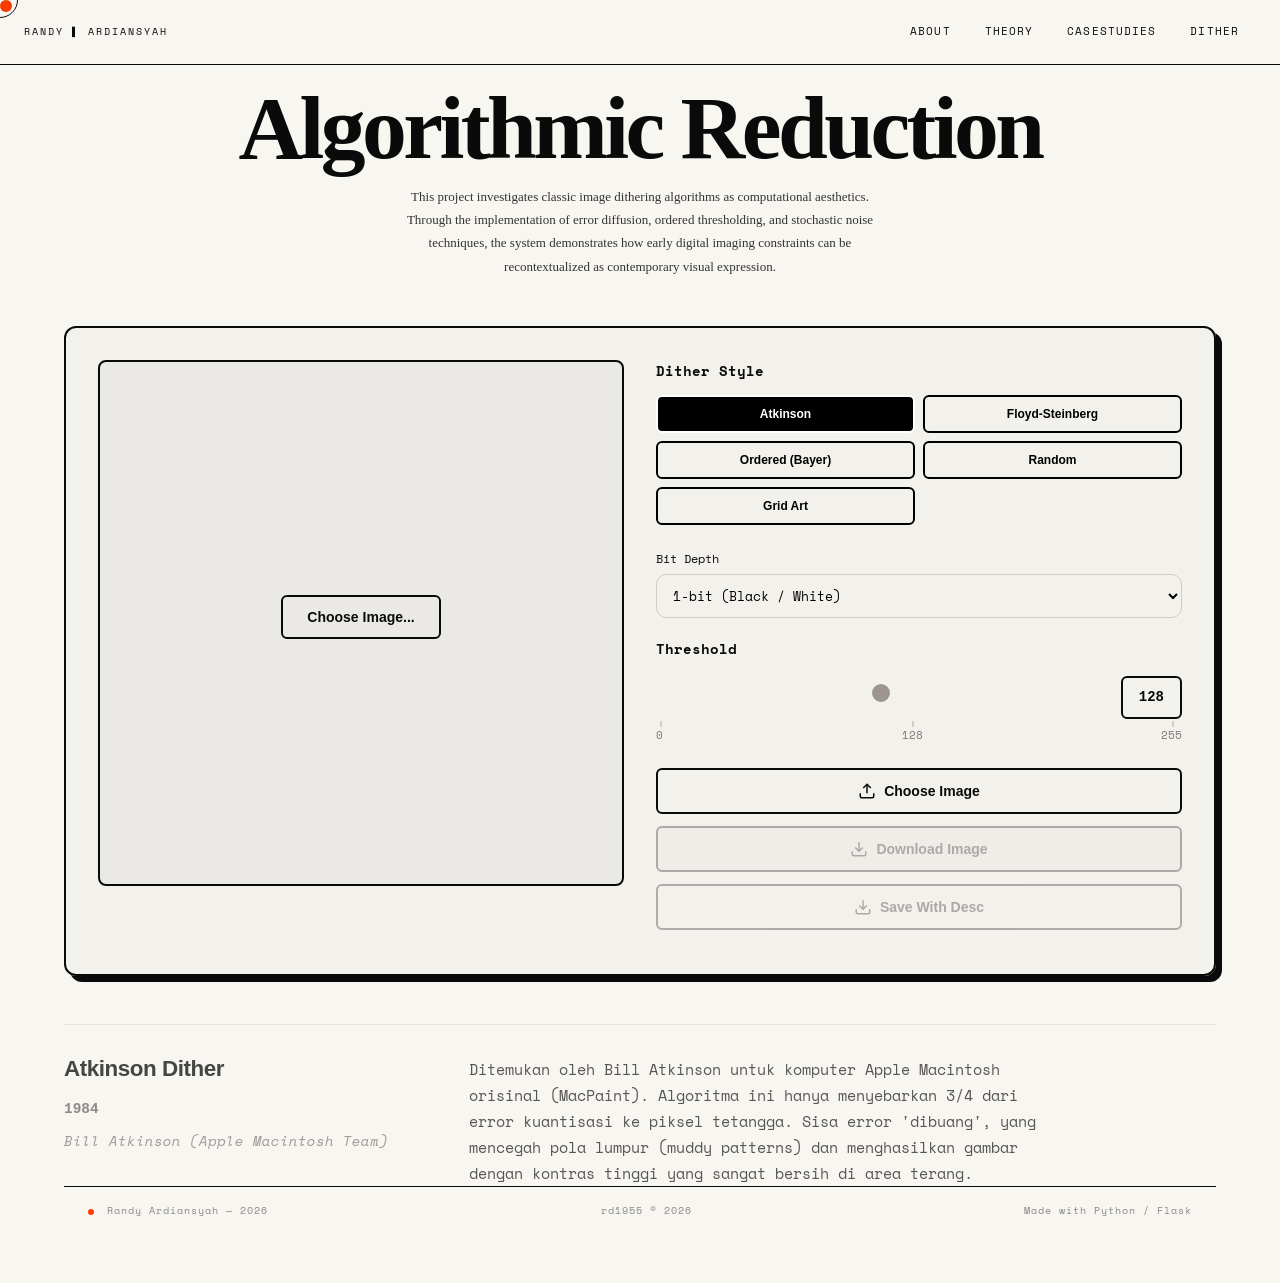
<file: templates/dither.html>
<!doctype html>
<html lang="en">
<head>
  <meta charset="utf-8" />
  <meta name="viewport" content="width=device-width, initial-scale=1" />
  <title>Atkinson Dither - 25Explorer</title>
  <link rel="preconnect" href="https://fonts.googleapis.com">
  <link href="https://fonts.googleapis.com/css2?family=Space+Mono:ital,wght@0,400;0,700;1,400&family=Bebas+Neue&family=DM+Serif+Display:ital@0;1&display=swap" rel="stylesheet">
  <link rel="stylesheet" href="/static/dither.css">
</head>

<body>
  <!-- NAVBAR -->
  <div class="cursor" id="cursor"></div>
  <div class="cursor-ring" id="cursorRing"></div>

  <nav>
      <a href="/" class="nav-logo">Randy ▌ <span> Ardiansyah </span></a>
      <ul class="nav-links">
          <li><a href="/">About</a></li>
          <li><a href="/theory">Theory</a></li>
          <li><a href="/case-studies">CaseStudies</a></li>
          <li><a href="/dither">dither</a></li>
      </ul>
  </nav>

  <div class="container">
    <header class="header dither-header">
      <h1>Algorithmic Reduction</h1>
      <p>
        This project investigates classic image dithering algorithms as computational aesthetics.
        Through the implementation of error diffusion, ordered thresholding, and stochastic noise techniques, 
        the system demonstrates how early digital imaging constraints can be recontextualized as contemporary visual expression.
      </p>
    </header>

    <div class="tool-container">
      <div class="tool-grid">
        <div class="canvas-container">
          <div id="uploadPlaceholder" class="upload-placeholder">
            <button class="btn" onclick="document.getElementById('fileInput').click()">
              Choose Image...
            </button>
          </div>
          <canvas id="canvas"></canvas>
          <input type="file" id="fileInput" accept="image/*">
        </div>

        <div class="controls">
          <div class="style-group">
            <label>Dither Style</label>
            <div class="style-buttons">
              <button class="style-btn active" data-style="atkinson">Atkinson</button>
              <button class="style-btn" data-style="floyd">Floyd-Steinberg</button>
              <button class="style-btn" data-style="ordered">Ordered (Bayer)</button>
              <button class="style-btn" data-style="random">Random</button>
              <button class="style-btn" data-style="grid">Grid Art</button>
            </div>
          </div>

          <div id="gridControls" class="hidden" style="margin-bottom: 1.5rem; padding: 12px; background: rgba(127,127,127,0.1); border-radius: 8px; border: 1px solid rgba(127,127,127,0.2);">
            <div style="display: flex; gap: 1rem; align-items: center; margin-bottom: 12px;">
              <label style="margin:0; font-weight:600; font-size:0.9rem;">Grid Color:</label>
              <input type="color" id="gridColor" value="#0055ff" style="border:none; width:30px; height:30px; cursor:pointer; background:none;">
            </div>
            
            <div class="slider-group" style="margin-bottom:0;">
              <label style="font-size:0.9rem;">Block Size</label>
              <div class="slider-container">
                <input type="range" id="blockSizeSlider" min="4" max="50" value="12">
                <div class="slider-value" id="blockSizeValue">12</div>
              </div>
            </div>
          </div>

          <div class="bit-group">
            <label>Bit Depth</label>
            <select id="bitDepth">
              <option value="1">1-bit (Black / White)</option>
              <option value="2">2-bit (4 Levels)</option>
              <option value="4">4-bit (16 Levels)</option>
            </select>
          </div>

          <div class="slider-group">
            <label>Threshold</label>
            <div class="slider-container">
              <input type="range" id="thresholdSlider" min="0" max="255" value="128">
              <div class="slider-value" id="thresholdValue">128</div>
            </div>
            <div class="slider-labels">
              <span>0</span>
              <span>128</span>
              <span>255</span>
            </div>
          </div>
          
<!-- button grup -->
          <div class="button-group">
            <button class="btn" onclick="document.getElementById('fileInput').click()">
              <svg width="18" height="18" viewBox="0 0 24 24" fill="none" stroke="currentColor" stroke-width="2">
                <path d="M21 15v4a2 2 0 0 1-2 2H5a2 2 0 0 1-2-2v-4"></path>
                <polyline points="17 8 12 3 7 8"></polyline>
                <line x1="12" y1="3" x2="12" y2="15"></line>
              </svg>
              Choose Image
            </button>
              <!-- BUTTON BARU INI -->
  <button class="btn" id="downloadImgBtn" disabled>
    <svg width="18" height="18" viewBox="0 0 24 24" fill="none" stroke="currentColor" stroke-width="2">
      <path d="M21 15v4a2 2 0 0 1-2 2H5a2 2 0 0 1-2-2v-4"></path>
      <polyline points="7 10 12 15 17 10"></polyline>
      <line x1="12" y1="15" x2="12" y2="3"></line>
    </svg>
    Download Image
  </button>
            <button class="btn" id="saveBtn" disabled>
              <svg width="18" height="18" viewBox="0 0 24 24" fill="none" stroke="currentColor" stroke-width="2">
                <path d="M21 15v4a2 2 0 0 1-2 2H5a2 2 0 0 1-2-2v-4"></path>
                <polyline points="7 10 12 15 17 10"></polyline>
                <line x1="12" y1="15" x2="12" y2="3"></line>
              </svg>
              Save With Desc
            </button>
          </div>
        </div>
      </div>
    </div>
    
    <section class="info-section">
      <div class="info-grid">
        <div class="info-header">
          <h3 id="infoTitle">Atkinson Dither</h3>
          <div class="info-meta">
            <span class="year-badge" id="infoYear">1984</span>
            <span class="author-name" id="infoAuthor">Bill Atkinson (Apple)</span>
          </div>
        </div>
    
        <div class="info-body">
          <p id="infoDesc">
            Algoritma klasik dari era Macintosh awal. Berbeda dengan Floyd-Steinberg, Atkinson hanya menyebarkan 75% dari error ke tetangga, "membuang" sisanya.
          </p>
        </div>
      </div>
    </section>

  <div id="stillModal" class="still-modal hidden">
    <div class="still-box">
      <canvas id="stillCanvas"></canvas>

      <div class="still-actions">
        <button class="btn" id="exportStill">Export Noices</button>
        <button class="btn" id="closeStill">Cancel</button>
      </div>
    </div>
  </div>


<footer>
    <span><span class="blink"></span> Randy Ardiansyah — 2026</span>
    <span>rd1955 © 2026</span>
    <span>Made with Python / Flask</span>
</footer>

  <script>
    // Custom cursor
    const cursor = document.getElementById('cursor');
    const ring = document.getElementById('cursorRing');
    let mx = 0, my = 0, rx = 0, ry = 0;

    document.addEventListener('mousemove', e => {
        mx = e.clientX; 
        my = e.clientY;
        cursor.style.transform = `translate(${mx - 6}px, ${my - 6}px)`;
    });

    function animateRing() {
        rx += (mx - rx) * 0.12;
        ry += (my - ry) * 0.12;
        ring.style.transform = `translate(${rx - 18}px, ${ry - 18}px)`;
        requestAnimationFrame(animateRing);
    }
    animateRing();

    // Smooth scroll untuk navigasi
    document.querySelectorAll('a[href^="#"]').forEach(anchor => {
        anchor.addEventListener('click', function (e) {
            e.preventDefault();
            const target = document.querySelector(this.getAttribute('href'));
            if (target) {
                target.scrollIntoView({ behavior: 'smooth' });
            }
        });
    });
</script>
<script src="/static/dither.js"></script>

</body>
</html>
</file>
<file: static/dither.css>
*, *::before, *::after { 
    box-sizing: border-box; 
    margin: 0; 
    padding: 0; 
}

:root {
    --black: #0a0a0a;
    --white: #f8f6f1;
    --accent: #ff3c00;
    --mono: 'Space Mono', monospace;
    --display: 'Bebas Neue', sans-serif;
    --serif: 'DM Serif Display', serif;
}

html { scroll-behavior: smooth; }

body {
    background: var(--white);
    color: var(--black);
    font-family: var(--mono);
    font-size: 12px;
    line-height: 1.6;
    cursor: none;
}

/* Custom cursor */
.cursor {
    width: 12px; 
    height: 12px;
    background: var(--accent);
    border-radius: 50%;
    position: fixed; 
    top: 0; 
    left: 0;
    pointer-events: none; 
    z-index: 9999;
    transition: transform 0.1s ease;
    mix-blend-mode: multiply;
}

.cursor-ring {
    width: 36px; 
    height: 36px;
    border: 1px solid var(--black);
    border-radius: 50%;
    position: fixed; 
    top: 0; 
    left: 0;
    pointer-events: none; 
    z-index: 9998;
    transition: transform 0.15s ease, width 0.2s, height 0.2s;
    transform: translate(-50%, -50%);
}

body:has(a:hover) .cursor-ring,
body:has(.project-card:hover) .cursor-ring {
    width: 60px; 
    height: 60px;
}

/* NAV */
nav {
    position: fixed; 
    top: 0; 
    left: 0; 
    right: 0;
    z-index: 100;
    display: flex;
    align-items: center;
    justify-content: space-between;
    padding: 16px 24px;
    background: var(--white);
    border-bottom: 1px solid var(--black);
}

.nav-logo {
    font-family: var(--mono);
    font-size: 10px;
    letter-spacing: 0.2em;
    text-transform: uppercase;
    color: var(--black);
    text-decoration: none;
}

.nav-logo span {
    display: inline-block;
    animation: pulse-logo 3s infinite;
}

@keyframes pulse-logo {
    0%, 100% { opacity: 1; }
    50% { opacity: 0.3; }
}

.nav-links {
    display: flex;
    gap: 0;
    list-style: none;
}

.nav-links a {
    display: block;
    padding: 6px 16px;
    font-family: var(--mono);
    font-size: 11px;
    letter-spacing: 0.1em;
    text-transform: uppercase;
    text-decoration: none;
    color: var(--black);
    border: 1px solid transparent;
    transition: all 0.2s;
}

.nav-links a:hover {
    border-color: var(--black);
    background: var(--black);
    color: var(--white);
}

/* HERO */
.hero {
    margin-top: 53px;
    min-height: 180px;
    display: flex;
    align-items: flex-end;
    padding: 0;
    overflow: hidden;
    border-bottom: 1px solid var(--black);
}

.hero-title {
    font-family: var(--display);
    font-size: clamp(80px, 15vw, 200px);
    line-height: 0.85;
    letter-spacing: -0.02em;
    color: var(--black);
    padding: 20px 24px 0;
    width: 100%;
    overflow: hidden;
}

.hero-title .line {
    display: block;
    transform: translateY(100%);
    animation: slide-up 0.8s cubic-bezier(0.16, 1, 0.3, 1) forwards;
}

.hero-title .line:nth-child(2) { 
    animation-delay: 0.1s; 
}

.hero-title .line:nth-child(3) { 
    animation-delay: 0.2s; 
}

@keyframes slide-up {
    to { transform: translateY(0); }
}

.hero-title .outlined {
    -webkit-text-stroke: 2px var(--black);
    color: transparent;
}

/* Container */
  .container {
    max-width: 1200px;
    margin: 0 auto;
    padding: 48px 24px;
  }
  
  /* Header */
  .header {
    text-align: center;
    margin-bottom: 48px;
    padding-top: 40px;
  }
  
  .dither-header h1 {
    font-family: 'Playfair Display', serif;
    font-size: 48px;
    font-weight: 700;
    letter-spacing: -0.5px;
    margin-bottom: 16px;
  }
  
  .dither-header p {
    font-family: 'Playfair Display', serif;
    font-size: 16px;
    font-weight: 400;
    max-width: 700px;
    margin: 0 auto;
    color: #333;
    line-height: 1.8;
  }
  
  .header h1 {
    font-size: clamp(3.5rem, 7vw, 6rem);
    letter-spacing: -0.04em;
    line-height: 0.9;
  }
  
  .header p {
    font-size: 13px;
    max-width: 500px;
    margin: 0 auto;
    text-align: center;
  }
  
  
  /* Main Tool */
  .tool-container {
    border: 2px solid currentColor;
    border-radius: 12px;
    padding: 32px;
    box-shadow: 6px 6px 0 currentColor;
    background: rgba(0, 0, 0, 0.02);
    margin-bottom: 32px;
  }
  
  body.dark-mode .tool-container {
    background: rgba(255, 255, 255, 0.02);
  }
  
  .tool-grid {
    display: grid;
    grid-template-columns: 1fr 1fr;
    gap: 32px;
  }
  
  @media (max-width: 768px) {
    .tool-grid {
      grid-template-columns: 1fr;
    }
  }
  
  /* Canvas Area */
  .canvas-container {
    border: 2px solid currentColor;
    border-radius: 8px;
    padding: 16px;
    aspect-ratio: 1;
    display: flex;
    align-items: center;
    justify-content: center;
    background: rgba(0, 0, 0, 0.03);
    position: relative;
    overflow: hidden;
  }
  
  body.dark-mode .canvas-container {
    background: rgba(255, 255, 255, 0.03);
  }
  
  #canvas {
    max-width: 100%;
    max-height: 100%;
    object-fit: contain;
    display: none;
  }
  
  #canvas.active {
    display: block;
  }
  
  .upload-placeholder {
    text-align: center;
  }
  
  .upload-placeholder.hidden {
    display: none;
  }
  
  /* Controls */
  .controls {
    display: flex;
    flex-direction: column;
    justify-content: space-between;
  }
  
  /* Style Selector */
  .style-group {
    margin-bottom: 24px;
  }
  
  .style-group label {
    display: block;
    font-size: 14px;
    font-weight: 600;
    margin-bottom: 12px;
  }
  
  .style-buttons {
    display: grid;
    grid-template-columns: repeat(2, 1fr);
    gap: 8px;
  }
  
  .style-btn {
    padding: 10px 16px;
    border: 2px solid currentColor;
    border-radius: 6px;
    background: transparent;
    color: #000;
    font-size: 12px;
    font-weight: 600;
    cursor: pointer;
    transition: all 0.2s ease;
  }
  
  .style-btn:hover {
    background: rgba(0, 0, 0, 0.05);
  }
  
  body.dark-mode .style-btn:hover {
    background: rgba(255, 255, 255, 0.05);
  }
  body.dark-mode .style-btn {
      color: #fff;
    }
  
  .style-btn.active {
    background: #000;
    color: #fff;
  }
  
  body.dark-mode .style-btn.active {
    background: #fff;
    color: #000;
  }
  .style-btn:focus,
  .style-btn:focus-visible {
    outline: none;
  }
  
  
  .slider-group {
    margin-bottom: 24px;
  }
  
  .slider-group label {
    display: block;
    font-size: 14px;
    font-weight: 600;
    margin-bottom: 16px;
  }
  
  .slider-container {
    display: flex;
    align-items: center;
    gap: 16px;
  }
  
  .slider-container input[type="range"] {
    flex: 1;
    -webkit-appearance: none;
    appearance: none;
    background: transparent;
    cursor: pointer;
  }
  
  .slider-container input[type="range"]::-webkit-slider-track {
    background: rgba(0, 0, 0, 0.2);
    height: 8px;
    border-radius: 4px;
  }
  
  body.dark-mode .slider-container input[type="range"]::-webkit-slider-track {
    background: rgba(255, 255, 255, 0.2);
  }
  
  .slider-container input[type="range"]::-webkit-slider-thumb {
    -webkit-appearance: none;
    appearance: none;
    width: 18px;
    height: 18px;
    border-radius: 50%;
    background: currentColor;
    border: 2px solid currentColor;
    margin-top: -8px;
  }
  
  .slider-container input[type="range"]::-moz-range-track {
    background: rgba(0, 0, 0, 0.2);
    height: 8px;
    border-radius: 4px;
  }
  
  body.dark-mode .slider-container input[type="range"]::-moz-range-track {
    background: rgba(255, 255, 255, 0.2);
  }
  body.dark-mode .slider-container input[type="range"]::-webkit-slider-thumb {
      background: #e9e9e9;
      border-color: #e9e9e9;
      box-shadow: 0 0 0 4px rgba(255,255,255,0.15);
    }
    
  .slider-container input[type="range"]::-moz-range-thumb {
    width: 24px;
    height: 24px;
    border-radius: 50%;
    background: currentColor;
    border: 2px solid currentColor;
  }
  
  .slider-value {
    border: 2px solid currentColor;
    padding: 8px 16px;
    border-radius: 6px;
    font-family: 'Courier New', monospace;
    font-size: 14px;
    font-weight: 600;
    min-width: 60px;
    text-align: center;
  }
  
  .slider-labels {
    display: flex;
    justify-content: space-between;
    font-size: 11px;
    opacity: 0.5;
    margin-top: 8px;
  }
  .slider-labels span {
      position: relative;
    }
    
    .slider-labels span::before {
      content: "";
      position: absolute;
      top: -6px;
      left: 50%;
      width: 2px;
      height: 6px;
      background: currentColor;
      opacity: 0.3;
    }
    
  
  .bit-group {
      display: flex;
      flex-direction: column;
      gap: 6px;
      margin-bottom: 20px;
    }
    
    .bit-group select {
      padding: 10px 12px;
      border-radius: 10px;
      border: 1px solid rgba(0,0,0,0.15);
      font-family: inherit;
      background: transparent;
    }
    
    body.dark-mode .bit-group select {
      border-color: rgba(255,255,255,0.2);
      color: #fff;
    }
    
  
  /* Buttons */
  .btn {
    width: 100%;
    padding: 12px 24px;
    border: 2px solid currentColor;
    border-radius: 6px;
    background: transparent;
    color: inherit;
    font-size: 14px;
    font-weight: 600;
    cursor: pointer;
    transition: all 0.2s ease;
    display: flex;
    align-items: center;
    justify-content: center;
    gap: 8px;
    margin-bottom: 12px;
  }
  
  .btn:hover {
    transform: translate(2px, 2px);
    box-shadow: 2px 2px 0 currentColor;
  }
  
  .btn:active {
    transform: translate(4px, 4px);
    box-shadow: none;
  }
  
  .btn:disabled {
    opacity: 0.3;
    cursor: not-allowed;
  }
  
  .btn:disabled:hover {
    transform: none;
    box-shadow: none;
  }
  
  /* Info Section */
  .info {
    text-align: center;
    font-size: 13px;
    opacity: 0.6;
    line-height: 1.6;
    max-width: 700px;
    margin: 0 auto;
  }
  
  .info strong {
    font-weight: 600;
    opacity: 1;
  }
  
  
  
/* FOOTER */
footer {
    border-top: 1px solid var(--black);
    padding: 16px 24px;
    display: flex;
    justify-content: space-between;
    align-items: center;
    font-size: 10px;
    letter-spacing: 0.1em;
    color: #888;
}

footer .blink {
    display: inline-block;
    width: 6px;
    height: 6px;
    background: var(--accent);
    border-radius: 50%;
    animation: blink 1.5s infinite;
    margin-right: 6px;
    vertical-align: middle;
}

@keyframes blink {
    0%, 100% { opacity: 1; }
    50% { opacity: 0; }
}
  
  #fileInput {
    display: none;
  }
  /* =========================
     STILL EXPORT
  ========================= */
  
  .still-modal {
    position: fixed;
    inset: 0;
    background: rgba(0,0,0,0.6);
    backdrop-filter: blur(10px);
    display: flex;
    align-items: center;
    justify-content: center;
    z-index: 999;
  }
  
  .still-modal.hidden {
    display: none;
  }
  
  .still-box {
    background: #fff;
    padding: 24px;
    border-radius: 14px;
    box-shadow: 0 30px 80px rgba(0,0,0,0.4);
  }
  
  body.dark-mode .still-box {
    background: #0a0a0a;
  }
  
  #stillCanvas {
    width: 480px;
    max-width: 90vw;
    border: 2px solid currentColor;
    display: block;
  }
  
  .still-actions {
    display: flex;
    gap: 12px;
    margin-top: 16px;
  }
  
  .info-card-container {
    margin-top: 2rem;
    padding: 0 1rem;
    max-width: 800px; /* Sesuaikan dengan layout */
    margin-left: auto;
    margin-right: auto;
  }
  
  /* info terbaru  */
  /* =========================
     INFO SECTION (BLENDED)
  ========================= */
  .info-section {
    opacity: 0.75; 
    max-width: 100%;
    margin-top: 3rem;
    padding-top: 2rem;
    /* Garis tipis di atas sebagai pemisah visual yang elegan */
    border-top: 1px solid rgba(0, 0, 0, 0.1); 
    transition: border-color 0.3s ease;
  }
  
  /* Layout 2 Kolom (Kiri Judul, Kanan Teks) agar terlihat editorial */
  .info-grid {
    display: grid;
    grid-template-columns: 1fr 2fr; /* Kiri 1 bagian, Kanan 2 bagian */
    gap: 2rem;
    align-items: start;
  }
  
  /* Tipografi Judul Besar */
  .info-header h3 {
    font-family: 'Poppins', sans-serif; /* Atau font utama Anda */
    font-size: 1.4rem;
    font-weight: 700;
    margin: 0 0 0.5rem 0;
    line-height: 1.1;
    letter-spacing: -0.02em;
  }
  
  /* Meta Data (Tahun & Penulis) */
  .info-meta {
    display: flex;
    flex-direction: column;
    gap: 0.5rem;
    margin-top: 1rem;
  }
  
  .year-badge {
    display: inline-block;
    font-family: monospace; /* Font coding untuk kesan retro */
    font-size: 0.9rem;
    font-weight: 600;
    opacity: 0.6;
  }
  
  .author-name {
    font-size: 0.9rem;
    font-weight: 400;
    opacity: 0.5;
    font-style: italic;
  }
  
  /* Deskripsi */
  .info-body p {
    font-size: 0.95rem;
    line-height: 1.7; /* Spasi baris lega agar mudah dibaca */
    margin: 0;
    opacity: 0.9;
    max-width: 65ch; /* Batas lebar bacaan ideal */
  }
  
  /* =========================
     DARK MODE ADAPTATION
  ========================= */
  /* Otomatis menyesuaikan garis dan teks saat gelap */
  body.dark-mode .info-section {
    border-top-color: rgba(255, 255, 255, 0.1);
  }
  
  body.dark-mode .info-header h3 {
    color: #fff;
  }
  
  body.dark-mode .year-badge,
  body.dark-mode .author-name {
    color: #aaa; /* Abu-abu terang */
  }
  
  body.dark-mode .info-body p {
    color: #ddd; /* Putih tulang */
  }
  
  /* RESPONSIVE (HP) */
  @media (max-width: 768px) {
    .info-grid {
      grid-template-columns: 1fr; /* Tumpuk jadi 1 kolom di HP */
      gap: 1rem;
    }
    
    .info-header h3 {
      font-size: 1.5rem;
    }
  }
  
  /* =========================
     PRINT SETTINGS
     (Hanya cetak gambar hasil)
  ========================= */
  @media print {
    /* Sembunyikan semua elemen di body */
    body * {
      visibility: hidden;
      overflow: visible;
    }
  
    /* Tampilkan hanya canvas utama */
    #canvas, #canvas * {
      visibility: visible;
    }
  
    /* Atur posisi canvas agar pas di kertas */
    #canvas {
      position: fixed;
      top: 0;
      left: 0;
      width: 100%;       /* Agar full width di kertas */
      height: auto;      /* Rasio tetap terjaga */
      margin: 0;
      padding: 0;
      border: none;
      box-shadow: none;
      z-index: 9999;     /* Pastikan di paling atas */
    }
  
    /* Sembunyikan background, navbar, dan modal */
    .navbar, .footer, .controls, .still-modal {
      display: none !important;
    }
    
    body {
      background: white; /* Hemat tinta printer */
    }
  }
  
  .hidden {
    display: none !important;
  }
  
  /* Warna input color agar selaras */
  input[type="color"] {
    border: none;
    width: 40px;
    height: 40px;
    cursor: pointer;
    background: none;
  }
  
  /* tombol hamburger */
  .menu-toggle {
    display: none;
    font-size: 22px;
    background: none;
    border: none;
    cursor: pointer;
    z-index: 1002;
    transition: transform 0.3s ease;
  }
  
  .menu-toggle.active {
    transform: rotate(90deg);
  }
  
  /* overlay gelap */
  .nav-overlay {
    position: fixed;
    top: 0;
    left: 0;
    width: 100%;
    height: 100%;
    background: rgba(0,0,0,0.3);
    opacity: 0;
    pointer-events: none;
    transition: 0.3s ease;
    z-index: 999;
  }
  
  .nav-overlay.active {
    opacity: 1;
    pointer-events: all;
  }
  
  /* MOBILE */
  @media (max-width: 768px) {
  
    .menu-toggle {
      display: block;
      margin-left: auto;
    }
  
    .nav-main {
      position: fixed;
      top: 0;
      right: -100%;
      width: 75%;
      max-width: 320px;
      height: 100vh;
  
      background: rgba(255,255,255,0.98);
      backdrop-filter: blur(12px);
  
      flex-direction: column;
      align-items: flex-start;
      padding: 100px 24px 24px;
      gap: 20px;
  
      transition: right 0.35s cubic-bezier(0.77, 0, 0.175, 1);
      z-index: 1001;
    }
  
    body.dark-mode .nav-main {
      background: rgba(10,10,10,0.98);
    }
  
    .nav-main.active {
      right: 0;
    }
  
    .nav-main li {
      width: 100%;
    }
  
    .nav-main a {
      font-size: 16px;
      display: block;
      width: 100%;
    }
  }
  .nav-main a {
    transition: transform 0.2s ease, opacity 0.2s ease;
  }
  
  .nav-main a:hover {
    transform: translateX(6px);
    opacity: 0.6;
  }
  
  
  
  /* tamabhan button dowload */
  #downloadImgBtn {
    background: rgba(0, 0, 0, 0.05);
  }
  
  #downloadImgBtn:hover {
    background: rgba(0, 0, 0, 0.1);
  }
  
  body.dark-mode #downloadImgBtn {
    background: rgba(255, 255, 255, 0.05);
  }
  
  body.dark-mode #downloadImgBtn:hover {
    background: rgba(255, 255, 255, 0.1);
  }
</file>
